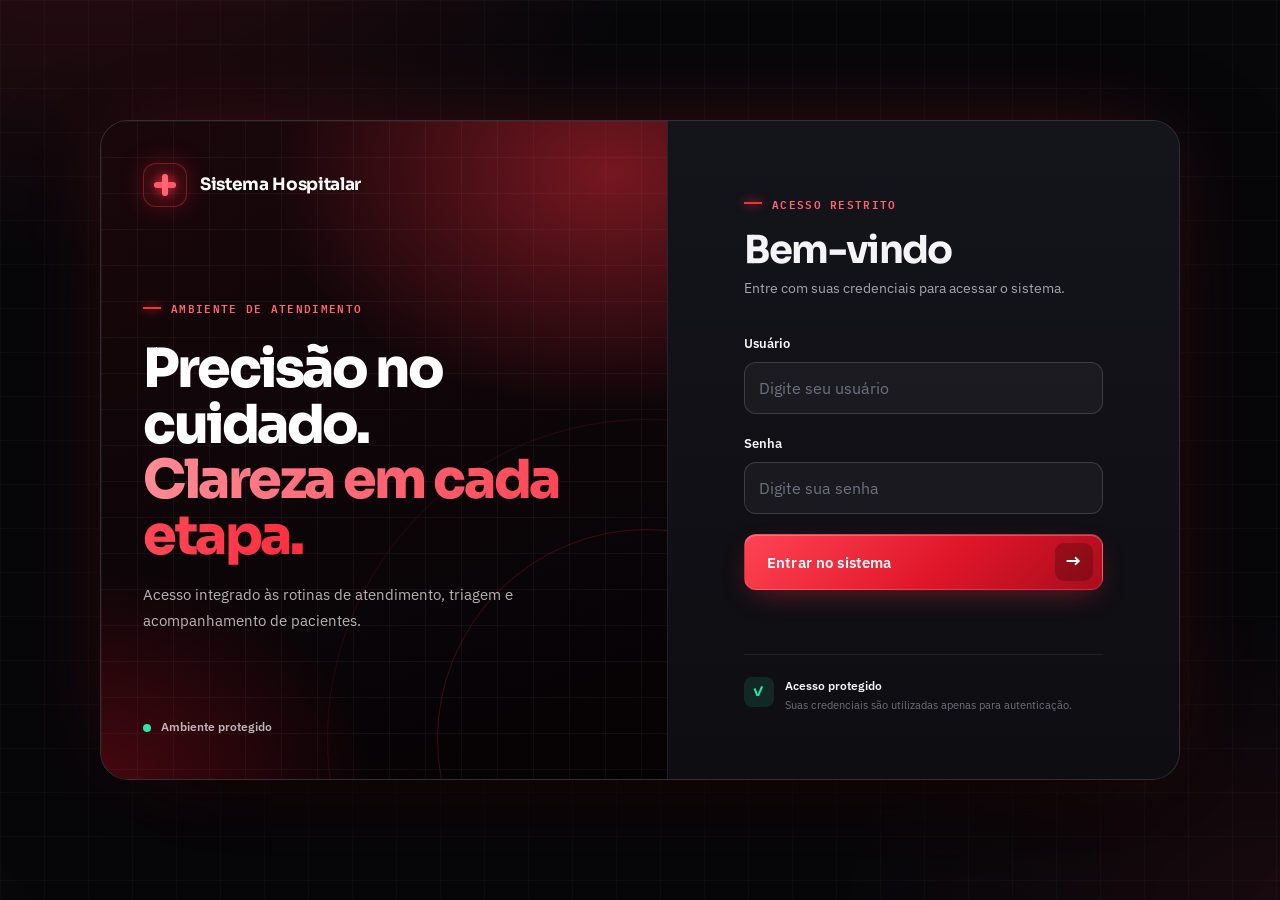
<file: frontend/index.html>
<!DOCTYPE html>
<html lang="pt-BR">
<head>
    <meta charset="UTF-8">
    <meta name="viewport" content="width=device-width, initial-scale=1.0">
    <meta name="theme-color" content="#741f28">
    <title>Sistema Hospitalar</title>
    <link rel="stylesheet" href="css/style.css">
</head>

<body class="login-page">

<main class="login-shell">

    <section class="login-visual" aria-label="Identidade do sistema">
        <div class="visual-brand">
            <div class="visual-mark" aria-hidden="true">
                <span></span>
                <span></span>
            </div>
            <span class="visual-brand-name">Sistema Hospitalar</span>
        </div>

        <div class="visual-content">
            <span class="visual-kicker">AMBIENTE DE ATENDIMENTO</span>
            <h1>Precisão no cuidado.<br><strong>Clareza em cada etapa.</strong></h1>
            <p>
                Acesso integrado às rotinas de atendimento, triagem e acompanhamento de pacientes.
            </p>
        </div>

        <div class="visual-footer">
            <span class="status-dot" aria-hidden="true"></span>
            <span>Ambiente protegido</span>
        </div>
    </section>

    <section class="login-panel" aria-labelledby="login-title">
        <div class="login-heading">
            <span class="eyebrow">ACESSO RESTRITO</span>
            <h2 id="login-title">Bem-vindo</h2>
            <p>Entre com suas credenciais para acessar o sistema.</p>
        </div>

        <div class="login-form">
            <div class="input-box">
                <label for="usuario">Usuário</label>
                <input
                    id="usuario"
                    type="text"
                    placeholder="Digite seu usuário"
                    autocomplete="username"
                >
            </div>

            <div class="input-box">
                <div class="field-heading">
                    <label for="senha">Senha</label>
                </div>
                <input
                    id="senha"
                    type="password"
                    placeholder="Digite sua senha"
                    autocomplete="current-password"
                >
            </div>

            <button class="login-submit" type="button" onclick="login()">
                <span>Entrar no sistema</span>
                <span class="login-arrow" aria-hidden="true">→</span>
            </button>

            <p id="erro" role="alert" aria-live="polite"></p>
        </div>

        <div class="login-security">
            <div class="security-icon" aria-hidden="true">✓</div>
            <div>
                <strong>Acesso protegido</strong>
                <span>Suas credenciais são utilizadas apenas para autenticação.</span>
            </div>
        </div>
    </section>

</main>

<script>
    function login() {
        const usuario = document.getElementById("usuario").value;
        const senha = document.getElementById("senha").value;
        const erro = document.getElementById("erro");
        const botao = document.querySelector(".login-submit");

        erro.textContent = "";

        if (!usuario.trim() || !senha.trim()) {
            erro.textContent = "Informe seu usuário e sua senha.";
            return;
        }

        botao.disabled = true;
        botao.classList.add("is-loading");

        fetch("/login", {
            method: "POST",
            headers: {
                "Content-Type": "application/json"
            },
            body: JSON.stringify({
                usuario: usuario,
                senha: senha
            })
        })
        .then(response => response.json())
        .then(data => {
            if (data.tipo === "triagem") {
                location.href = "triagem.html";
            }
            else if (data.tipo === "medico") {
                location.href = "medico.html";
            }
            else if (data.tipo === "atendimento") {
                location.href = "atendimento.html";
            }
            else {
                erro.textContent = "Usuário ou senha inválidos.";
            }
        })
        .catch(error => {
            console.error(error);
            erro.textContent = "Erro ao conectar ao servidor.";
        })
        .finally(() => {
            botao.disabled = false;
            botao.classList.remove("is-loading");
        });
    }

    document.getElementById("senha").addEventListener("keydown", function(event) {
        if (event.key === "Enter") {
            login();
        }
    });
</script>

</body>
</html>
</file>
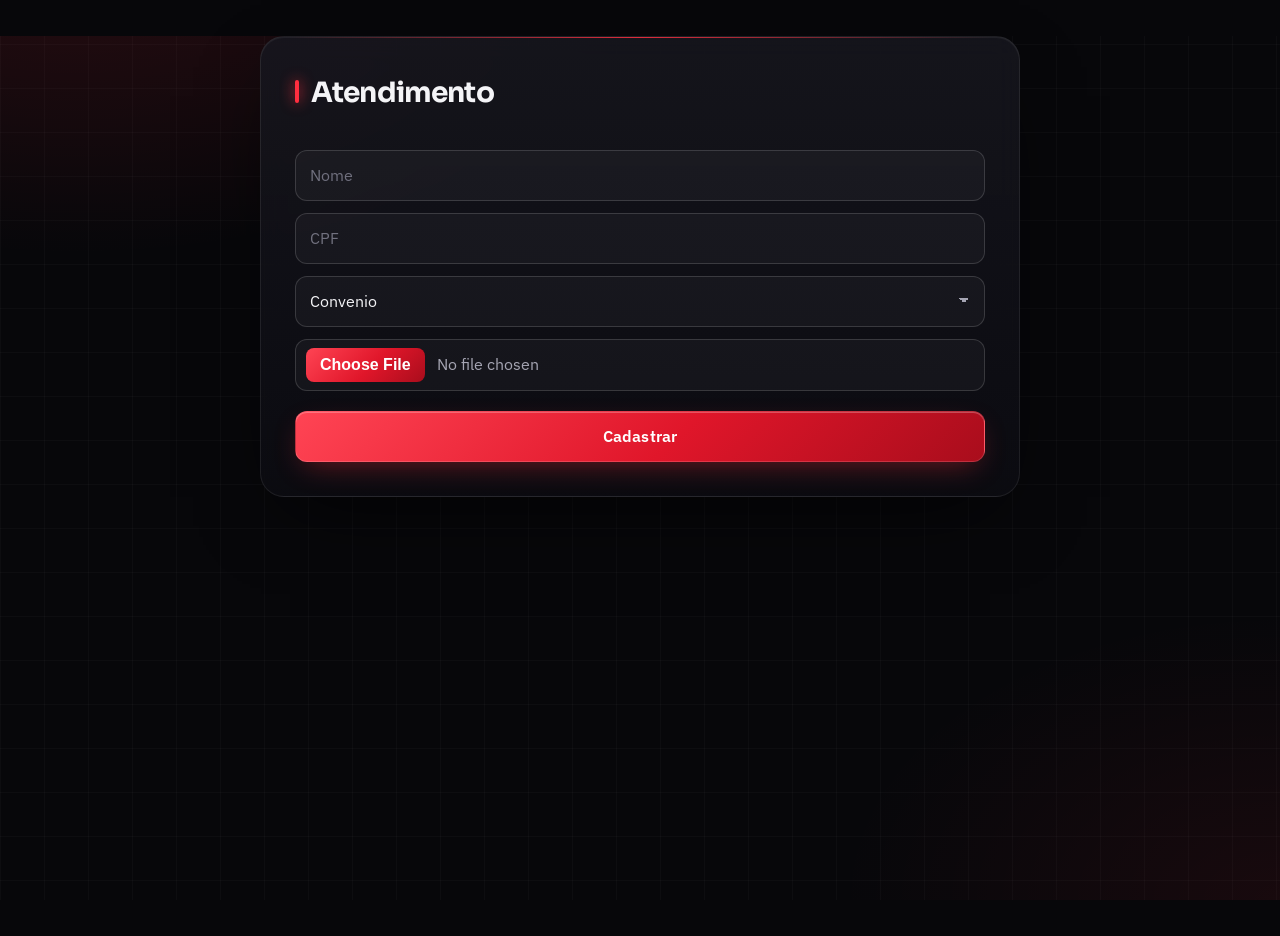
<file: frontend/atendimento.html>
<!DOCTYPE html>
<html>
<link rel="stylesheet" href="css/style.css">
<body>
<div class="container">
<h2>Atendimento</h2>

<input id="nome" placeholder="Nome">
<input id="cpf" placeholder="CPF">

<select id="tipo">
  <option>Convenio</option>
  <option>Particular</option>
</select>

<input type="file" id="foto">

<button onclick="cadastrar()">Cadastrar</button>
</div>

<script>
function cadastrar(){
 fetch("http://localhost:3000/atendimento",{
  method:"POST",
  headers:{"Content-Type":"application/json"},
  body: JSON.stringify({
    nome: nome.value,
    cpf: cpf.value,
    tipo: tipo.value
  })
 });
 alert("Paciente enviado para triagem");
}
</script>
</body>
</html>
</file>
<file: frontend/css/style.css>
@import url('https://fonts.googleapis.com/css2?family=IBM+Plex+Mono:wght@500;600&family=IBM+Plex+Sans:wght@400;500;600;700&family=Sora:wght@500;600;700;800&display=swap');


:root {
    color-scheme: dark;

    /* Superfícies */
    --bg-0: #07070a;
    --bg-1: #0d0d12;
    --bg-2: #14141b;
    --bg-3: #1b1b24;
    --line: rgba(255,255,255,.08);
    --line-2: rgba(255,255,255,.15);

    /* Texto */
    --text: #f4f4f7;
    --text-2: #a5a5b3;
    --text-3: #70707e;

    /* Vermelho da marca */
    --red: #ff2e3f;
    --red-hi: #ff6573;
    --red-lo: #c8101f;
    --red-glow: rgba(255,46,63,.45);
    --red-soft: rgba(255,46,63,.12);
    --red-line: rgba(255,46,63,.40);
    --grad-red: linear-gradient(135deg, #ff4454 0%, #e0162a 55%, #a90d1c 100%);

    /* Estados (distintos do vermelho da marca) */
    --ok: #2ee6a6;
    --ok-soft: rgba(46,230,166,.12);
    --warn: #ffb21e;
    --warn-soft: rgba(255,178,30,.12);
    --err: #ff8a4c;
    --err-soft: rgba(255,138,76,.12);

    --raio-sm: 8px;
    --raio-md: 12px;
    --raio-lg: 18px;
    --raio-xl: 24px;

    --transicao: 200ms cubic-bezier(.2,.7,.2,1);
    --fonte-corpo: "IBM Plex Sans", "Segoe UI", Arial, sans-serif;
    --fonte-titulo: "Sora", "IBM Plex Sans", Arial, sans-serif;
    --fonte-mono: "IBM Plex Mono", ui-monospace, Consolas, monospace;

    /* Compatibilidade com nomes antigos */
    --cor-vinho: var(--red-lo);
    --cor-vinho-escuro: #a90d1c;
    --cor-coral: var(--red);
    --cor-turquesa: var(--red);
    --cor-texto: var(--text);
    --cor-texto-secundario: var(--text-2);
    --cor-borda: var(--line);
}

/* =========================================================
   BASE
   ========================================================= */

*, *::before, *::after { box-sizing: border-box; }

* {
    scrollbar-width: thin;
    scrollbar-color: #2b2b38 transparent;
}

::-webkit-scrollbar { width: 10px; height: 10px; }
::-webkit-scrollbar-thumb {
    background: #2b2b38;
    border: 2px solid transparent;
    border-radius: 10px;
    background-clip: content-box;
}

html {
    min-height: 100%;
    scroll-behavior: smooth;
    background: var(--bg-0);
}

body {
    margin: 0;
    min-height: 100vh;
    color: var(--text);
    font-family: var(--fonte-corpo);
    line-height: 1.55;
    -webkit-font-smoothing: antialiased;
    background:
        radial-gradient(60rem 36rem at 6% -10%, rgba(255,46,63,.15), transparent 60%),
        radial-gradient(46rem 30rem at 100% 100%, rgba(255,46,63,.07), transparent 60%),
        linear-gradient(rgba(255,255,255,.022) 1px, transparent 1px) 0 0 / 44px 44px,
        linear-gradient(90deg, rgba(255,255,255,.022) 1px, transparent 1px) 0 0 / 44px 44px,
        var(--bg-0);
    background-attachment: fixed;
}

button, input, select, textarea { font: inherit; }

::selection { background: var(--red); color: #fff; }

:focus-visible {
    outline: 2px solid var(--red-hi);
    outline-offset: 3px;
}

h1, h2, h3 {
    margin: 0 0 .5em;
    color: var(--text);
    font-family: var(--fonte-titulo);
    font-weight: 700;
    letter-spacing: -.03em;
}

h1 { font-size: clamp(28px, 4vw, 40px); line-height: 1.08; }
h2 { font-size: clamp(21px, 3vw, 28px); }
h3 { font-size: 18px; }

p {
    margin: 0 0 12px;
    color: var(--text-2);
}

.eyebrow,
.section-kicker,
.visual-kicker {
    display: inline-flex;
    align-items: center;
    gap: 10px;
    margin-bottom: 8px;
    color: var(--red-hi);
    font-family: var(--fonte-mono);
    font-size: 11px;
    font-weight: 600;
    letter-spacing: .12em;
}

.eyebrow::before,
.section-kicker::before,
.visual-kicker::before {
    content: "";
    width: 18px;
    height: 2px;
    background: var(--red);
    box-shadow: 0 0 10px var(--red);
}

/* =========================================================
   CONTAINER
   ========================================================= */

.container {
    position: relative;
    width: min(1180px, calc(100% - 40px));
    margin: 36px auto;
    padding: 34px;
    background: linear-gradient(180deg, rgba(23,23,31,.84), rgba(12,12,17,.9));
    border: 1px solid var(--line);
    border-radius: var(--raio-xl);
    box-shadow: 0 30px 80px -30px rgba(0,0,0,.85), inset 0 1px 0 rgba(255,255,255,.05);
    backdrop-filter: blur(14px);
}

.container::before {
    content: "";
    position: absolute;
    inset: 0 28px auto;
    height: 1px;
    background: linear-gradient(90deg, transparent, var(--red), transparent);
    opacity: .85;
    pointer-events: none;
}

/* Páginas simples (atendimento, medicações) */
.container:not(.triagem-container) {
    width: min(760px, calc(100% - 32px));
}

.container > h2::before {
    content: "";
    display: inline-block;
    width: 4px;
    height: .85em;
    margin-right: 12px;
    background: var(--red);
    border-radius: 2px;
    box-shadow: 0 0 14px var(--red);
    vertical-align: -.05em;
}

.container > h2 { margin-bottom: 24px; }

.container > input,
.container > select,
.container > textarea { margin-top: 12px; }

.container > button {
    width: 100%;
    margin-top: 20px;
}

/* =========================================================
   FORMULÁRIOS
   ========================================================= */

input,
select,
textarea {
    width: 100%;
    min-height: 48px;
    padding: 12px 14px;
    color: var(--text);
    background-color: rgba(255,255,255,.035);
    border: 1px solid var(--line-2);
    border-radius: var(--raio-md);
    transition: border-color var(--transicao), box-shadow var(--transicao), background-color var(--transicao);
}

input::placeholder,
textarea::placeholder { color: var(--text-3); }

input:hover,
select:hover,
textarea:hover { border-color: rgba(255,255,255,.28); }

input:focus,
select:focus,
textarea:focus {
    outline: none;
    border-color: var(--red);
    background-color: rgba(255,46,63,.05);
    box-shadow: 0 0 0 3px rgba(255,46,63,.15), 0 0 28px -6px var(--red-glow);
}

input[readonly] {
    color: var(--text-2);
    background-color: rgba(255,255,255,.02);
    cursor: default;
}

input:-webkit-autofill {
    -webkit-text-fill-color: var(--text);
    caret-color: var(--text);
    box-shadow: 0 0 0 1000px #15151d inset;
}

textarea {
    min-height: 110px;
    resize: vertical;
    line-height: 1.55;
}

select {
    appearance: none;
    padding-right: 42px;
    background-image:
        linear-gradient(45deg, transparent 50%, var(--text-2) 50%),
        linear-gradient(135deg, var(--text-2) 50%, transparent 50%);
    background-position:
        calc(100% - 20px) calc(50% - 1px),
        calc(100% - 15px) calc(50% - 1px);
    background-size: 5px 5px, 5px 5px;
    background-repeat: no-repeat;
}

select option {
    color: var(--text);
    background: #14141b;
}

input[type="file"] {
    padding: 8px 10px;
    color: var(--text-2);
}

input[type="file"]::file-selector-button {
    margin-right: 12px;
    padding: 8px 14px;
    color: #fff;
    background: var(--grad-red);
    border: 0;
    border-radius: var(--raio-sm);
    font-weight: 600;
    cursor: pointer;
}

label {
    color: var(--text);
}

/* =========================================================
   BOTÕES
   ========================================================= */

button {
    position: relative;
    display: inline-flex;
    align-items: center;
    justify-content: center;
    gap: 8px;
    min-height: 46px;
    padding: 12px 20px;
    overflow: hidden;
    color: #fff;
    background: var(--grad-red);
    border: 1px solid rgba(255,255,255,.14);
    border-radius: var(--raio-md);
    box-shadow: 0 10px 30px -10px var(--red-glow), inset 0 1px 0 rgba(255,255,255,.25);
    font-weight: 600;
    letter-spacing: .01em;
    cursor: pointer;
    transition: transform var(--transicao), box-shadow var(--transicao), filter var(--transicao), background-color var(--transicao), border-color var(--transicao), color var(--transicao);
}

/* brilho que cruza o botão ao passar o mouse */
button::after {
    content: "";
    position: absolute;
    inset: 0;
    background: linear-gradient(105deg, transparent 35%, rgba(255,255,255,.28) 50%, transparent 65%);
    transform: translateX(-120%);
    transition: transform 700ms ease;
    pointer-events: none;
}

button:hover {
    transform: translateY(-2px);
    filter: brightness(1.1);
    box-shadow: 0 16px 40px -8px var(--red-glow), 0 0 0 1px var(--red-line), inset 0 1px 0 rgba(255,255,255,.25);
}

button:hover::after { transform: translateX(120%); }

button:active {
    transform: translateY(0);
    filter: brightness(.95);
}

button:disabled {
    cursor: not-allowed;
    opacity: .5;
    transform: none;
    filter: none;
    box-shadow: none;
}

button:disabled::after { display: none; }

/* Botões secundários (contorno) */
.btn-abrir-tv,
.btn-tv-topo,
.btn-atualizar,
.acoes-paciente .btn-chamar,
.btn-cancelar-alta,
.btn-fechar-alta {
    color: var(--text);
    background: rgba(255,255,255,.04);
    border: 1px solid var(--line-2);
    box-shadow: none;
}

.btn-abrir-tv:hover,
.btn-tv-topo:hover,
.btn-atualizar:hover,
.acoes-paciente .btn-chamar:hover,
.btn-cancelar-alta:hover,
.btn-fechar-alta:hover {
    color: #fff;
    background: var(--red-soft);
    border-color: var(--red);
    box-shadow: 0 0 28px -8px var(--red-glow);
    filter: none;
}

.btn-alta {
    color: var(--red-hi);
    background: transparent;
    border: 1px solid var(--red-line);
    box-shadow: none;
}

.btn-alta:hover {
    color: #fff;
    background: var(--grad-red);
    border-color: transparent;
}

/* =========================================================
   LOGIN (index.html)
   ========================================================= */

body.login-page {
    display: grid;
    min-height: 100svh;
    place-items: center;
    padding: 24px;
    overflow-x: hidden;
}

.login-shell {
    position: relative;
    display: grid;
    width: min(1080px, 100%);
    min-height: 660px;
    grid-template-columns: minmax(0, 1.05fr) minmax(380px, .95fr);
    overflow: hidden;
    background: var(--bg-1);
    border: 1px solid var(--line-2);
    border-radius: 28px;
    box-shadow: 0 40px 120px -30px #000, 0 0 90px -35px var(--red-glow);
}

.login-visual {
    position: relative;
    display: flex;
    min-width: 0;
    flex-direction: column;
    justify-content: space-between;
    padding: 42px;
    overflow: hidden;
    color: #fff;
    background:
        radial-gradient(34rem 24rem at 90% 8%, rgba(255,46,63,.42), transparent 62%),
        radial-gradient(26rem 20rem at 0% 100%, rgba(169,13,28,.38), transparent 65%),
        linear-gradient(rgba(255,255,255,.04) 1px, transparent 1px) 0 0 / 36px 36px,
        linear-gradient(90deg, rgba(255,255,255,.04) 1px, transparent 1px) 0 0 / 36px 36px,
        linear-gradient(160deg, #1a070b 0%, #0b0508 60%, #050204 100%);
}

.login-visual::before,
.login-visual::after {
    content: "";
    position: absolute;
    border: 1px solid rgba(255,46,63,.22);
    border-radius: 50%;
    pointer-events: none;
}

.login-visual::before { width: 420px; height: 420px; right: -190px; bottom: -170px; }
.login-visual::after { width: 640px; height: 640px; right: -300px; bottom: -280px; opacity: .55; }

.visual-brand,
.visual-content,
.visual-footer { position: relative; z-index: 1; }

.visual-brand { display: flex; align-items: center; gap: 13px; }

.visual-mark {
    position: relative;
    display: grid;
    width: 44px;
    height: 44px;
    place-items: center;
    background: var(--red-soft);
    border: 1px solid var(--red-line);
    border-radius: 13px;
    box-shadow: 0 0 30px -6px var(--red-glow);
}

.visual-mark span {
    position: absolute;
    display: block;
    width: 22px;
    height: 6px;
    background: var(--red-hi);
    border-radius: 3px;
    box-shadow: 0 0 12px var(--red);
}

.visual-mark span:last-child { transform: rotate(90deg); }

.visual-brand-name {
    font-family: var(--fonte-titulo);
    font-size: 17px;
    font-weight: 700;
    letter-spacing: -.02em;
}

.visual-content {
    max-width: 520px;
    margin: auto 0;
    padding: 70px 0;
}

.visual-content h1 {
    margin: 18px 0;
    color: #fff;
    font-size: clamp(36px, 4.2vw, 58px);
    font-weight: 800;
    line-height: 1.03;
    letter-spacing: -.045em;
}

.visual-content h1 strong {
    background: linear-gradient(90deg, #ff8a95, #ff2e3f);
    -webkit-background-clip: text;
    background-clip: text;
    -webkit-text-fill-color: transparent;
    color: transparent;
    font-weight: 800;
}

.visual-content p {
    max-width: 440px;
    margin: 0;
    color: rgba(255,255,255,.7);
    font-size: 15px;
    line-height: 1.75;
}

.visual-footer {
    display: flex;
    align-items: center;
    gap: 10px;
    color: rgba(255,255,255,.7);
    font-size: 12px;
    font-weight: 600;
}

.status-dot {
    width: 8px;
    height: 8px;
    background: var(--ok);
    border-radius: 50%;
    box-shadow: 0 0 0 0 rgba(46,230,166,.5);
    animation: pulsoPonto 2s ease-out infinite;
}

.login-panel {
    display: flex;
    flex-direction: column;
    justify-content: center;
    padding: 62px clamp(32px, 6vw, 76px);
    background: linear-gradient(180deg, var(--bg-2), var(--bg-1));
    border-left: 1px solid var(--line);
}

.login-heading { margin-bottom: 34px; }

.login-heading h2 {
    margin: 10px 0 8px;
    font-size: clamp(30px, 3vw, 40px);
    line-height: 1.05;
    letter-spacing: -.045em;
}

.login-heading p { max-width: 370px; margin: 0; font-size: 14px; }

.login-form .input-box { margin-bottom: 20px; }

.login-form .input-box label {
    display: block;
    margin-bottom: 8px;
    font-size: 13px;
    font-weight: 600;
}

.field-heading { display: flex; justify-content: space-between; }

.login-form input {
    min-height: 52px;
    margin: 0;
    background-color: rgba(255,255,255,.04);
}

.login-submit {
    display: flex;
    width: 100%;
    min-height: 56px;
    margin-top: 8px;
    padding: 7px 9px 7px 22px;
    justify-content: space-between;
    font-size: 15px;
}

.login-arrow {
    display: grid;
    width: 38px;
    height: 38px;
    place-items: center;
    background: rgba(0,0,0,.22);
    border-radius: 9px;
    font-size: 19px;
}

.login-submit.is-loading .login-arrow {
    color: transparent;
    border: 2px solid rgba(255,255,255,.35);
    border-top-color: #fff;
    animation: loginSpin .7s linear infinite;
}

#erro {
    min-height: 20px;
    margin: 12px 0 0;
    color: var(--err);
    font-size: 13px;
    font-weight: 600;
}

.login-security {
    display: flex;
    align-items: flex-start;
    gap: 11px;
    margin-top: 32px;
    padding-top: 22px;
    border-top: 1px solid var(--line);
}

.security-icon {
    display: grid;
    width: 30px;
    height: 30px;
    flex: 0 0 30px;
    place-items: center;
    color: var(--ok);
    background: var(--ok-soft);
    border-radius: 8px;
    font-size: 14px;
    font-weight: 700;
}

.login-security strong,
.login-security span { display: block; }
.login-security strong { color: var(--text); font-size: 12px; font-weight: 600; }
.login-security span:not(.security-icon) { margin-top: 2px; color: var(--text-3); font-size: 11px; line-height: 1.45; }

/* =========================================================
   TRIAGEM (triagem.html)
   ========================================================= */

.cabecalho,
.painel-header {
    display: flex;
    align-items: center;
    justify-content: space-between;
    gap: 24px;
    margin-bottom: 30px;
    padding-bottom: 24px;
    border-bottom: 1px solid var(--line);
}

.cabecalho-info { display: flex; align-items: center; gap: 18px; }

.icone,
.icone-medico,
.logo-icon,
.alta-icone {
    display: grid;
    flex: none;
    place-items: center;
    color: #fff;
    background: var(--grad-red);
    border-radius: 14px;
    box-shadow: 0 10px 30px -8px var(--red-glow), inset 0 1px 0 rgba(255,255,255,.3);
    font-weight: 700;
}

.icone { width: 56px; height: 56px; font-size: 28px; }

.cabecalho h1 { margin-bottom: 4px; }
.cabecalho p { margin: 0; font-size: 14px; }
.btn-abrir-tv { white-space: nowrap; }

.fila {
    padding: 24px;
    background: linear-gradient(180deg, rgba(255,46,63,.06), rgba(255,255,255,.015) 45%);
    border: 1px solid var(--line);
    border-radius: var(--raio-lg);
}

.fila-header {
    display: flex;
    align-items: flex-start;
    justify-content: space-between;
    gap: 20px;
    margin-bottom: 18px;
}

.fila-header h2 { margin: 0; font-size: 21px; }
.fila-header p { margin: 0; color: var(--text-3); font-size: 13px; text-align: right; }

#fila-pacientes { display: grid; gap: 10px; }

.fila-item {
    display: flex;
    align-items: center;
    justify-content: space-between;
    gap: 18px;
    padding: 15px 16px;
    background: rgba(255,255,255,.03);
    border: 1px solid var(--line);
    border-left: 3px solid var(--red);
    border-radius: var(--raio-md);
    transition: border-color var(--transicao), background-color var(--transicao);
}

.fila-item:hover {
    background: rgba(255,46,63,.06);
    border-color: var(--red-line);
    border-left-color: var(--red);
}

.fila-paciente-info { min-width: 0; }

.paciente-nome {
    display: block;
    color: var(--text);
    font-weight: 600;
}

.paciente-detalhes {
    display: block;
    margin-top: 3px;
    color: var(--text-3);
    font-family: var(--fonte-mono);
    font-size: 12px;
}

.btn-chamar { flex: 0 0 auto; min-height: 42px; padding: 9px 16px; font-size: 13px; }

.fila-vazia {
    padding: 26px;
    color: var(--text-2);
    background: rgba(255,255,255,.02);
    border: 1px dashed var(--line-2);
    border-radius: var(--raio-md);
    text-align: center;
}

.empty-mark {
    display: grid;
    width: 36px;
    height: 36px;
    margin: 0 auto 10px;
    place-items: center;
    color: var(--ok);
    background: var(--ok-soft);
    border-radius: 50%;
    font-weight: 700;
}

.fila-erro {
    color: var(--err);
    background: var(--err-soft);
    border-color: rgba(255,138,76,.4);
}

.btn-atualizar { margin-top: 16px; }

.divisor,
.divisoria,
.container > hr {
    height: 1px;
    margin: 32px 0;
    border: 0;
    background: linear-gradient(90deg, transparent, var(--line-2), transparent);
}

.formulario {
    padding: 26px;
    background: rgba(255,255,255,.02);
    border: 1px solid var(--line);
    border-radius: var(--raio-lg);
}

.formulario-header {
    display: flex;
    align-items: flex-start;
    justify-content: space-between;
    gap: 16px;
    margin-bottom: 22px;
}

.formulario-header h2 { margin: 0; font-size: 22px; }

.status-pill {
    display: inline-flex;
    align-items: center;
    gap: 8px;
    padding: 6px 12px;
    color: var(--red-hi);
    background: var(--red-soft);
    border: 1px solid var(--red-line);
    border-radius: 999px;
    font-family: var(--fonte-mono);
    font-size: 11px;
    font-weight: 600;
    white-space: nowrap;
}

.form-grid {
    display: grid;
    grid-template-columns: repeat(2, minmax(0, 1fr));
    gap: 18px;
}

.campo { min-width: 0; }
.campo-completo { grid-column: 1 / -1; }

.campo label,
.alta-campo label {
    display: block;
    margin-bottom: 7px;
    color: var(--text-2);
    font-size: 13px;
    font-weight: 600;
}

.btn-salvar { width: 100%; margin-top: 18px; font-size: 15px; }

/* Classificação de risco */
.verde { color: var(--ok); background: var(--ok-soft); border-color: rgba(46,230,166,.38); }
.amarelo { color: var(--warn); background: var(--warn-soft); border-color: rgba(255,178,30,.4); }
.vermelho { color: #ff7683; background: var(--red-soft); border-color: var(--red-line); }

#resultado {
    min-height: 0;
    margin-top: 20px;
    border-radius: var(--raio-md);
    font-weight: 600;
    text-align: center;
}

#resultado.verde,
#resultado.amarelo,
#resultado.vermelho {
    display: flex;
    min-height: 54px;
    align-items: center;
    justify-content: center;
    padding: 13px 16px;
    border: 1px solid;
    box-shadow: 0 0 34px -12px currentColor;
}

/* =========================================================
   PAINEL MÉDICO + CONSULTA (medico.html, consulta.html)
   ========================================================= */

body.medico-page .container {
    width: min(1380px, calc(100% - 56px));
    margin: 0 auto;
    padding: 30px 0 48px;
    background: none;
    border: 0;
    border-radius: 0;
    box-shadow: none;
    backdrop-filter: none;
}

body.medico-page .container::before { display: none; }

.topo {
    position: relative;
    display: flex;
    align-items: center;
    justify-content: space-between;
    gap: 24px;
    margin: 0 0 24px;
    padding: 26px 30px;
    overflow: hidden;
    border: 1px solid var(--red-line);
    border-radius: var(--raio-xl);
    background:
        radial-gradient(30rem 14rem at 100% 0%, rgba(255,46,63,.34), transparent 65%),
        linear-gradient(120deg, #1b080c, #0e070a 60%, #0c0c11);
    box-shadow: 0 24px 60px -28px var(--red-glow);
}

.titulo-area { display: flex; min-width: 0; align-items: center; gap: 16px; }
.icone-medico { width: 52px; height: 52px; font-size: 26px; }
.topo h1 { margin: 0; font-size: clamp(23px, 2.5vw, 30px); line-height: 1.2; }
.subtitulo { margin-top: 4px; color: var(--text-2); font-size: 13px; }

.consultorio {
    display: flex;
    align-items: center;
    justify-content: space-between;
    gap: 20px;
    margin-bottom: 32px;
    padding: 16px 20px;
    background: rgba(255,255,255,.03);
    border: 1px solid var(--line);
    border-radius: var(--raio-lg);
}

.consultorio-info { display: flex; align-items: center; gap: 14px; }

.consultorio-label {
    color: var(--text-2);
    font-size: 13px;
    font-weight: 600;
}

.consultorio-numero {
    width: 84px;
    min-height: 44px;
    padding: 8px 10px;
    color: var(--red-hi);
    background-color: var(--red-soft);
    border-color: var(--red-line);
    font-family: var(--fonte-mono);
    font-size: 20px;
    font-weight: 600;
    text-align: center;
}

.consultorio-descricao { color: var(--text-3); font-size: 13px; }

.secao-titulo { display: flex; align-items: center; gap: 12px; margin: 0 0 16px; }

.linha-titulo {
    width: 4px;
    height: 24px;
    flex: 0 0 4px;
    background: var(--red);
    border-radius: 3px;
    box-shadow: 0 0 14px var(--red);
}

.secao-titulo h2 { margin: 0; font-size: 20px; }

.contador {
    display: inline-flex;
    align-items: center;
    padding: 3px 11px;
    color: var(--red-hi);
    background: var(--red-soft);
    border: 1px solid var(--red-line);
    border-radius: 999px;
    font-family: var(--fonte-mono);
    font-size: 12px;
    font-weight: 600;
}

#triagens { display: grid; grid-template-columns: repeat(2, minmax(0, 1fr)); gap: 14px; }

.paciente-card {
    min-width: 0;
    padding: 20px;
    background: linear-gradient(180deg, rgba(255,255,255,.045), rgba(255,255,255,.02));
    border: 1px solid var(--line);
    border-radius: var(--raio-lg);
    transition: border-color var(--transicao), box-shadow var(--transicao);
}

.paciente-card:hover { border-color: var(--line-2); }

.paciente-card:has(.risco.vermelho) {
    border-color: var(--red-line);
    box-shadow: 0 0 40px -18px var(--red-glow);
}

.paciente-topo { display: flex; align-items: flex-start; justify-content: space-between; gap: 12px; }

.paciente-card .paciente-nome {
    min-width: 0;
    font-family: var(--fonte-titulo);
    font-size: 16px;
    font-weight: 600;
    letter-spacing: -.02em;
    overflow-wrap: anywhere;
}

.risco {
    display: inline-flex;
    flex: 0 0 auto;
    align-items: center;
    padding: 4px 10px;
    border: 1px solid;
    border-radius: 999px;
    font-size: 11px;
    font-weight: 700;
    letter-spacing: .04em;
    text-transform: uppercase;
}

.risco::before {
    content: "";
    width: 6px;
    height: 6px;
    margin-right: 7px;
    background: currentColor;
    border-radius: 50%;
    box-shadow: 0 0 8px currentColor;
}

.risco.vermelho::before { animation: pulsoPonto 1.4s ease-out infinite; }

.paciente-info { display: grid; grid-template-columns: repeat(2, minmax(0, 1fr)); gap: 12px 16px; margin-top: 18px; }
.info-item { display: flex; min-width: 0; flex-direction: column; gap: 3px; }
.info-label { color: var(--text-3); font-size: 11px; font-weight: 600; letter-spacing: .04em; }
.info-valor { color: var(--text); font-size: 13px; overflow-wrap: anywhere; }

.observacao-paciente {
    margin-top: 14px;
    padding: 10px 12px;
    color: var(--text-2);
    background: rgba(255,255,255,.03);
    border-left: 2px solid var(--line-2);
    border-radius: 0 var(--raio-sm) var(--raio-sm) 0;
    font-size: 12.5px;
    overflow-wrap: anywhere;
}

.observacao-paciente strong { color: var(--text); }

.acoes-paciente {
    display: flex;
    flex-wrap: wrap;
    gap: 8px;
    margin-top: 16px;
    padding-top: 15px;
    border-top: 1px solid var(--line);
}

.acoes-paciente button { min-height: 40px; padding: 8px 14px; font-size: 13px; }
.acoes-paciente .btn-alta { margin-left: auto; }

.sem-pacientes {
    grid-column: 1 / -1;
    padding: 34px 20px;
    color: var(--text-2);
    background: rgba(255,255,255,.02);
    border: 1px dashed var(--line-2);
    border-radius: var(--raio-lg);
    text-align: center;
    font-size: 14px;
}

.consulta-box {
    padding: 26px;
    background: rgba(255,255,255,.025);
    border: 1px solid var(--line);
    border-radius: var(--raio-lg);
}

.consulta-grid { display: grid; grid-template-columns: repeat(2, minmax(0, 1fr)); gap: 19px 20px; }

.consulta-footer {
    display: flex;
    justify-content: flex-end;
    margin-top: 22px;
    padding-top: 20px;
    border-top: 1px solid var(--line);
}

.consulta-footer .btn-salvar { width: auto; min-width: 210px; margin: 0; }

/* Modal de alta */
.modal-alta {
    position: fixed;
    inset: 0;
    z-index: 1000;
    display: none;
    align-items: center;
    justify-content: center;
    padding: 22px;
    overflow-y: auto;
    background: rgba(3,3,6,.74);
    backdrop-filter: blur(8px);
}

.modal-alta.ativo { display: flex; }

.alta-box {
    width: min(850px, 100%);
    max-height: calc(100vh - 44px);
    overflow: auto;
    background: linear-gradient(180deg, var(--bg-2), var(--bg-1));
    border: 1px solid var(--red-line);
    border-radius: 20px;
    box-shadow: 0 40px 120px -20px #000, 0 0 80px -30px var(--red-glow);
    animation: entradaModal 220ms var(--transicao);
}

.alta-cabecalho {
    display: flex;
    align-items: center;
    justify-content: space-between;
    gap: 18px;
    padding: 22px 26px;
    border-bottom: 1px solid var(--red-line);
    background:
        radial-gradient(22rem 10rem at 100% 0%, rgba(255,46,63,.3), transparent 65%),
        linear-gradient(120deg, #1d080d, #0f0709);
}

.alta-titulo { display: flex; min-width: 0; align-items: center; gap: 14px; }
.alta-icone { width: 42px; height: 42px; font-size: 20px; border-radius: 11px; }
.alta-titulo h2 { margin: 0 0 3px; font-size: 20px; }
.alta-titulo p { margin: 0; color: var(--text-2); font-size: 12px; }

.btn-fechar-alta { width: 38px; min-height: 38px; padding: 0; font-size: 24px; line-height: 1; }

.alta-corpo { padding: 22px 26px 26px; }

.alta-paciente {
    display: flex;
    flex-direction: column;
    gap: 4px;
    margin-bottom: 22px;
    padding: 13px 16px;
    background: var(--red-soft);
    border: 1px solid var(--red-line);
    border-left: 3px solid var(--red);
    border-radius: var(--raio-md);
}

.alta-paciente small { color: var(--text-2); font-size: 11px; font-weight: 600; }
.alta-paciente strong { color: var(--text); font-size: 16px; overflow-wrap: anywhere; }

.alta-grid { display: grid; grid-template-columns: repeat(2, minmax(0, 1fr)); gap: 17px 18px; }
.alta-campo { min-width: 0; }
.alta-campo.completo { grid-column: 1 / -1; }
.alta-campo textarea { min-height: 88px; }

.alta-acoes {
    position: sticky;
    bottom: -26px;
    display: flex;
    justify-content: flex-end;
    gap: 10px;
    margin: 22px -26px -26px;
    padding: 16px 26px;
    background: rgba(13,13,18,.96);
    border-top: 1px solid var(--line);
    backdrop-filter: blur(8px);
}

.alta-acoes button { min-height: 44px; padding: 10px 18px; font-size: 13px; }

/* Documento de alta (somente na impressão / PDF) */
#documentoAlta { display: none; }

#documentoAlta .documento {
    max-width: 780px;
    margin: 0 auto;
    padding: 38px 42px;
    color: #202529;
    background: #fff;
    font-family: Arial, sans-serif;
    font-size: 12px;
    line-height: 1.6;
}

#documentoAlta .doc-topo { padding-bottom: 18px; border-bottom: 2px solid #b3121f; text-align: center; }
#documentoAlta .doc-topo h1 { margin: 0 0 5px; color: #7a1019; font-family: Arial, sans-serif; font-size: 21px; letter-spacing: .04em; }
#documentoAlta .doc-topo p { margin: 0; color: #6b7277; font-size: 11px; }
#documentoAlta .doc-secao { margin-top: 21px; break-inside: avoid; }
#documentoAlta .doc-secao h3 { margin: 0 0 9px; padding-bottom: 6px; color: #7a1019; border-bottom: 1px solid #e2d6d7; font-family: Arial, sans-serif; font-size: 11px; letter-spacing: .06em; }
#documentoAlta .doc-linha { display: flex; gap: 7px; margin: 5px 0; color: #202529; white-space: pre-wrap; overflow-wrap: anywhere; }
#documentoAlta .doc-linha strong { flex: 0 0 auto; }
#documentoAlta .doc-assinatura { margin-top: 58px; text-align: center; }
#documentoAlta .doc-assinatura-linha { display: inline-block; min-width: 250px; padding-top: 9px; border-top: 1px solid #60676b; }

/* =========================================================
   MEDICAÇÕES (medicações.html)
   ========================================================= */

#listaMedicacoes { display: grid; gap: 14px; }

.card {
    position: relative;
    margin: 0;
    padding: 20px 20px 20px 26px;
    overflow: hidden;
    background: linear-gradient(180deg, rgba(255,255,255,.045), rgba(255,255,255,.02));
    border: 1px solid var(--line);
    border-radius: var(--raio-lg);
    transition: border-color var(--transicao);
}

.card::before {
    content: "";
    position: absolute;
    inset: 0 auto 0 0;
    width: 3px;
    background: var(--red);
    box-shadow: 0 0 16px var(--red);
}

.card:hover { border-color: var(--red-line); }
.card h3 { margin-bottom: 10px; color: var(--text); }
.card p { margin: 6px 0; font-size: 14px; }
.card b { color: var(--text); font-weight: 600; }

.card .verde,
.card .amarelo,
.card .vermelho {
    display: inline-flex;
    align-items: center;
    padding: 4px 10px;
    border: 1px solid;
    border-radius: 999px;
    font-size: 11px;
    font-weight: 700;
    text-transform: uppercase;
}

/* =========================================================
   TV (tv.html)
   ========================================================= */

body.tv-page,
body:has(.tv-container) {
    min-height: 100vh;
    overflow: hidden;
    background: #050507;
}

.tv-container {
    display: grid;
    grid-template-columns: minmax(260px, 28%) 1fr;
    gap: 18px;
    width: 100%;
    min-height: 100vh;
    padding: 18px;
    color: var(--text);
    background:
        radial-gradient(50rem 30rem at 85% 8%, rgba(255,46,63,.2), transparent 65%),
        radial-gradient(40rem 28rem at 0% 100%, rgba(169,13,28,.22), transparent 65%),
        linear-gradient(rgba(255,255,255,.025) 1px, transparent 1px) 0 0 / 48px 48px,
        linear-gradient(90deg, rgba(255,255,255,.025) 1px, transparent 1px) 0 0 / 48px 48px,
        #050507;
}

.tv-container .left-panel,
.tv-container .right-panel { display: flex; min-width: 0; flex-direction: column; gap: 18px; }

.tv-container .box {
    position: relative;
    overflow: hidden;
    background: linear-gradient(160deg, rgba(25,25,34,.96), rgba(10,10,15,.96));
    border: 1px solid var(--line);
    border-radius: 20px;
    box-shadow: 0 30px 60px -30px #000;
}

.tv-container .box::before {
    content: "";
    position: absolute;
    inset: 0 0 auto;
    height: 1px;
    background: linear-gradient(90deg, transparent, var(--red), transparent);
    opacity: .75;
    pointer-events: none;
}

.tv-container .box-title {
    color: var(--text-2);
    font-size: clamp(12px, 1.2vw, 17px);
    font-weight: 600;
    letter-spacing: .1em;
    text-transform: uppercase;
}

.local-box { min-height: 290px; padding: clamp(24px, 3vw, 42px); }

.local-box::after {
    content: "";
    position: absolute;
    right: -70px;
    bottom: -90px;
    width: 220px;
    height: 220px;
    border: 1px solid rgba(255,46,63,.25);
    border-radius: 50%;
    box-shadow: 0 0 0 35px rgba(255,46,63,.05), 0 0 0 70px rgba(255,46,63,.03);
    pointer-events: none;
}

.local-number {
    position: relative;
    z-index: 1;
    margin: 10px 0;
    color: var(--red);
    font-family: var(--fonte-titulo);
    font-size: clamp(80px, 12vw, 180px);
    font-weight: 800;
    line-height: .9;
    letter-spacing: -.08em;
    text-shadow: 0 0 40px rgba(255,46,63,.55), 0 0 120px rgba(255,46,63,.3);
}

.local-type {
    position: relative;
    z-index: 1;
    color: var(--text-3);
    font-size: clamp(10px, 1vw, 14px);
    font-weight: 600;
    letter-spacing: .14em;
}

.history-box { flex: 1; min-height: 0; padding: clamp(20px, 2.5vw, 34px); }

#history-list { display: grid; gap: 8px; margin: 18px 0 0; padding: 0; list-style: none; }

#history-list li {
    padding: 13px 14px;
    overflow: hidden;
    color: var(--text-2);
    background: rgba(255,255,255,.04);
    border-left: 3px solid rgba(255,46,63,.4);
    border-radius: 8px;
    font-size: clamp(12px, 1.2vw, 17px);
    font-weight: 500;
    text-overflow: ellipsis;
    white-space: nowrap;
}

#history-list li:first-child {
    color: var(--text);
    border-left-color: var(--red);
    background: var(--red-soft);
}

.patient-box {
    display: flex;
    min-height: 58vh;
    flex: 1;
    flex-direction: column;
    justify-content: center;
    padding: clamp(30px, 5vw, 70px);
    border-color: var(--red-line) !important;
}

.patient-box::after {
    content: "";
    position: absolute;
    right: -12%;
    bottom: -35%;
    width: 65%;
    aspect-ratio: 1;
    background: radial-gradient(circle, rgba(255,46,63,.2), transparent 65%);
    pointer-events: none;
}

.patient-box > * { position: relative; z-index: 1; }

.call-status {
    display: inline-flex;
    align-items: center;
    align-self: flex-start;
    gap: 10px;
    margin-bottom: 22px;
    padding: 7px 16px;
    color: var(--red-hi);
    background: var(--red-soft);
    border: 1px solid var(--red-line);
    border-radius: 999px;
    font-family: var(--fonte-mono);
    font-size: clamp(11px, 1.1vw, 15px);
    font-weight: 600;
    letter-spacing: .14em;
}

.live-dot {
    width: 10px;
    height: 10px;
    background: var(--red);
    border-radius: 50%;
    box-shadow: 0 0 12px var(--red);
    animation: pulsoPonto 1.4s ease-out infinite;
}

.patient-name {
    max-width: 100%;
    margin-top: 18px;
    color: #fff;
    font-family: var(--fonte-titulo);
    font-size: clamp(48px, 8vw, 130px);
    font-weight: 800;
    line-height: 1;
    letter-spacing: -.055em;
    overflow-wrap: anywhere;
    text-shadow: 0 0 60px rgba(255,46,63,.25);
}

.patient-instruction {
    margin: 28px 0 0;
    color: var(--text-2);
    font-size: clamp(14px, 1.6vw, 24px);
}

.logo-box { display: flex; align-items: center; gap: 16px; padding: 20px 24px; }
.logo-icon { width: 48px; height: 48px; font-size: 23px; border-radius: 12px; }
.logo-text { color: var(--text); font-family: var(--fonte-titulo); font-size: clamp(15px, 1.5vw, 23px); font-weight: 700; }
.logo-subtitle { margin-top: 2px; color: var(--text-3); font-size: clamp(10px, .9vw, 13px); }

.tv-container .patient-box.flash { animation: chamadaNova 700ms ease-out; }

/* =========================================================
   LEGADO (classes antigas; mantidas por compatibilidade)
   ========================================================= */

.login-container { position: relative; width: min(450px, 100%); margin: 0; padding: 44px; overflow: hidden; }
.logo { display: grid; width: 62px; height: 62px; margin-bottom: 24px; place-items: center; color: #fff; background: var(--grad-red); border-radius: 16px; font-size: 31px; font-weight: 800; }
.subtitle { margin-bottom: 30px; color: var(--text-2); }
.security { margin-top: 24px; padding-top: 18px; border-top: 1px solid var(--line); color: var(--text-3); text-align: center; font-size: 12px; }
.arrow { display: grid; width: 30px; height: 30px; place-items: center; border-radius: 8px; background: rgba(0,0,0,.22); }
.painel-titulo { margin: 0; }
.consultorio-input { display: grid; grid-template-columns: auto minmax(100px, 180px) 1fr; align-items: center; gap: 12px; margin-bottom: 24px; padding: 16px 18px; background: var(--red-soft); border: 1px solid var(--red-line); border-radius: var(--raio-md); }
.caixa-alta { width: min(620px, 100%); max-height: calc(100vh - 48px); overflow-y: auto; padding: 30px; background: var(--bg-2); border: 1px solid var(--red-line); border-radius: 18px; }
.campo-alta { margin-bottom: 16px; }
.botoes-alta { display: flex; justify-content: flex-end; gap: 10px; margin-top: 24px; padding-top: 20px; border-top: 1px solid var(--line); }
.btn-gerar-alta { color: #fff; }
.cabecalho-pdf { margin-bottom: 28px; padding-bottom: 18px; border-bottom: 2px solid #b3121f; }
.assinatura-pdf { margin-top: 70px; text-align: center; }

/* =========================================================
   ANIMAÇÕES
   ========================================================= */

@keyframes loginSpin { to { transform: rotate(360deg); } }

@keyframes pulsoPonto {
    0% { box-shadow: 0 0 0 0 currentColor; opacity: 1; }
    70% { box-shadow: 0 0 0 9px transparent; }
    100% { box-shadow: 0 0 0 0 transparent; }
}

@keyframes entradaModal {
    from { opacity: 0; transform: translateY(10px) scale(.99); }
    to { opacity: 1; transform: none; }
}

@keyframes chamadaNova {
    0% { transform: scale(.992); box-shadow: 0 0 0 rgba(255,46,63,0); }
    30% { transform: scale(1.004); box-shadow: 0 0 0 6px rgba(255,46,63,.14), 0 0 70px rgba(255,46,63,.4); }
    100% { transform: scale(1); box-shadow: 0 30px 60px -30px #000; }
}

/* =========================================================
   RESPONSIVIDADE
   ========================================================= */

@media (max-width: 900px) {
    body.medico-page .container { width: calc(100% - 36px); padding-top: 20px; }
    #triagens { grid-template-columns: 1fr; }
}

@media (max-width: 850px) {
    .container { width: min(100% - 24px, 720px); margin: 18px auto; padding: 22px; border-radius: 18px; }
    .cabecalho, .painel-header { align-items: flex-start; flex-direction: column; }
    .btn-abrir-tv { width: 100%; }
    .form-grid { grid-template-columns: 1fr; }
    .campo-completo { grid-column: auto; }
    .fila-header, .formulario-header { flex-direction: column; }
    .fila-header p { text-align: left; }
    .fila-item { align-items: flex-start; flex-direction: column; }
    .fila-item .btn-chamar { width: 100%; }
    .consultorio-input { grid-template-columns: 1fr; }
}

@media (max-width: 820px) {
    body.login-page { padding: 14px; }
    .login-shell { min-height: auto; grid-template-columns: 1fr; border-radius: 20px; }
    .login-visual { min-height: 260px; padding: 28px; }
    .visual-content { padding: 35px 0 15px; }
    .visual-content h1 { margin-top: 12px; font-size: clamp(30px, 8vw, 42px); }
    .visual-content p { display: none; }
    .login-panel { padding: 38px 28px 32px; border-left: 0; border-top: 1px solid var(--line); }
}

@media (max-width: 620px) {
    body.medico-page .container { width: calc(100% - 24px); padding: 12px 0 30px; }
    .topo { align-items: flex-start; flex-direction: column; gap: 17px; padding: 20px; border-radius: 16px; }
    .btn-tv-topo { width: 100%; }
    .consultorio { align-items: flex-start; flex-direction: column; gap: 8px; padding: 15px; }
    .consultorio-info { flex-wrap: wrap; }
    .secao-titulo { flex-wrap: wrap; }
    .paciente-card { padding: 16px; }
    .acoes-paciente button { flex: 1 1 auto; }
    .acoes-paciente .btn-alta { margin-left: 0; }
    .consulta-box { padding: 17px; }
    .consulta-grid, .alta-grid { grid-template-columns: minmax(0, 1fr); gap: 15px; }
    .alta-campo.completo { grid-column: auto; }
    .consulta-footer { justify-content: stretch; }
    .consulta-footer .btn-salvar { width: 100%; }
    .modal-alta { align-items: flex-start; padding: 10px; }
    .alta-box { max-height: calc(100vh - 20px); border-radius: 14px; }
    .alta-cabecalho { padding: 17px; }
    .alta-titulo h2 { font-size: 17px; }
    .alta-corpo { padding: 17px; }
    .alta-acoes { bottom: -17px; flex-direction: column-reverse; margin: 18px -17px -17px; padding: 13px 17px; }
    .alta-acoes button { width: 100%; }
    .botoes-alta { flex-direction: column; }
    .botoes-alta button { width: 100%; }
}

@media (max-width: 600px) {
    body { font-size: 14px; }
    .container { width: calc(100% - 16px); margin: 8px auto; padding: 16px; border-radius: 16px; }
    .cabecalho-info { align-items: flex-start; }
    .icone { width: 48px; height: 48px; font-size: 22px; }
    .fila, .formulario { padding: 17px; }

    body.tv-page,
    body:has(.tv-container) { overflow: auto; }
    .tv-container { grid-template-columns: 1fr; padding: 10px; }
    .tv-container .left-panel, .tv-container .right-panel { gap: 10px; }
    .local-box { min-height: 180px; }
    .local-number { font-size: clamp(64px, 24vw, 110px); }
    .patient-box { min-height: 45vh; }
    .patient-name { font-size: clamp(40px, 13vw, 76px); }
    .logo-box { padding: 16px; }
}

@media (max-width: 480px) {
    body.login-page { padding: 0; }
    .login-shell { width: 100%; min-height: 100svh; border: 0; border-radius: 0; box-shadow: none; }
    .login-visual { min-height: 205px; padding: 24px 22px; }
    .visual-content { padding: 20px 0 0; }
    .visual-content h1 { margin: 9px 0 0; font-size: 30px; }
    .visual-footer { display: none; }
    .login-panel { justify-content: flex-start; padding: 34px 22px 28px; }
    .login-heading { margin-bottom: 28px; }
}

/* =========================================================
   ACESSIBILIDADE — REDUÇÃO DE MOVIMENTO
   ========================================================= */

@media (prefers-reduced-motion: reduce) {
    html { scroll-behavior: auto; }

    *, *::before, *::after {
        animation-duration: .01ms !important;
        animation-iteration-count: 1 !important;
        transition-duration: .01ms !important;
    }
}

/* =========================================================
   IMPRESSÃO — DOCUMENTO DE ALTA (fundo branco, tinta econômica)
   ========================================================= */

@media print {
    @page { size: A4; margin: 18mm; }

    html, body {
        color: #111 !important;
        background: #fff !important;
        background-image: none !important;
    }

    body.medico-page .container,
    body.medico-page .modal-alta { display: none !important; }

    body.medico-page #documentoAlta { display: block !important; }
    body.medico-page #documentoAlta .documento { max-width: none; padding: 0; }
}
</file>
